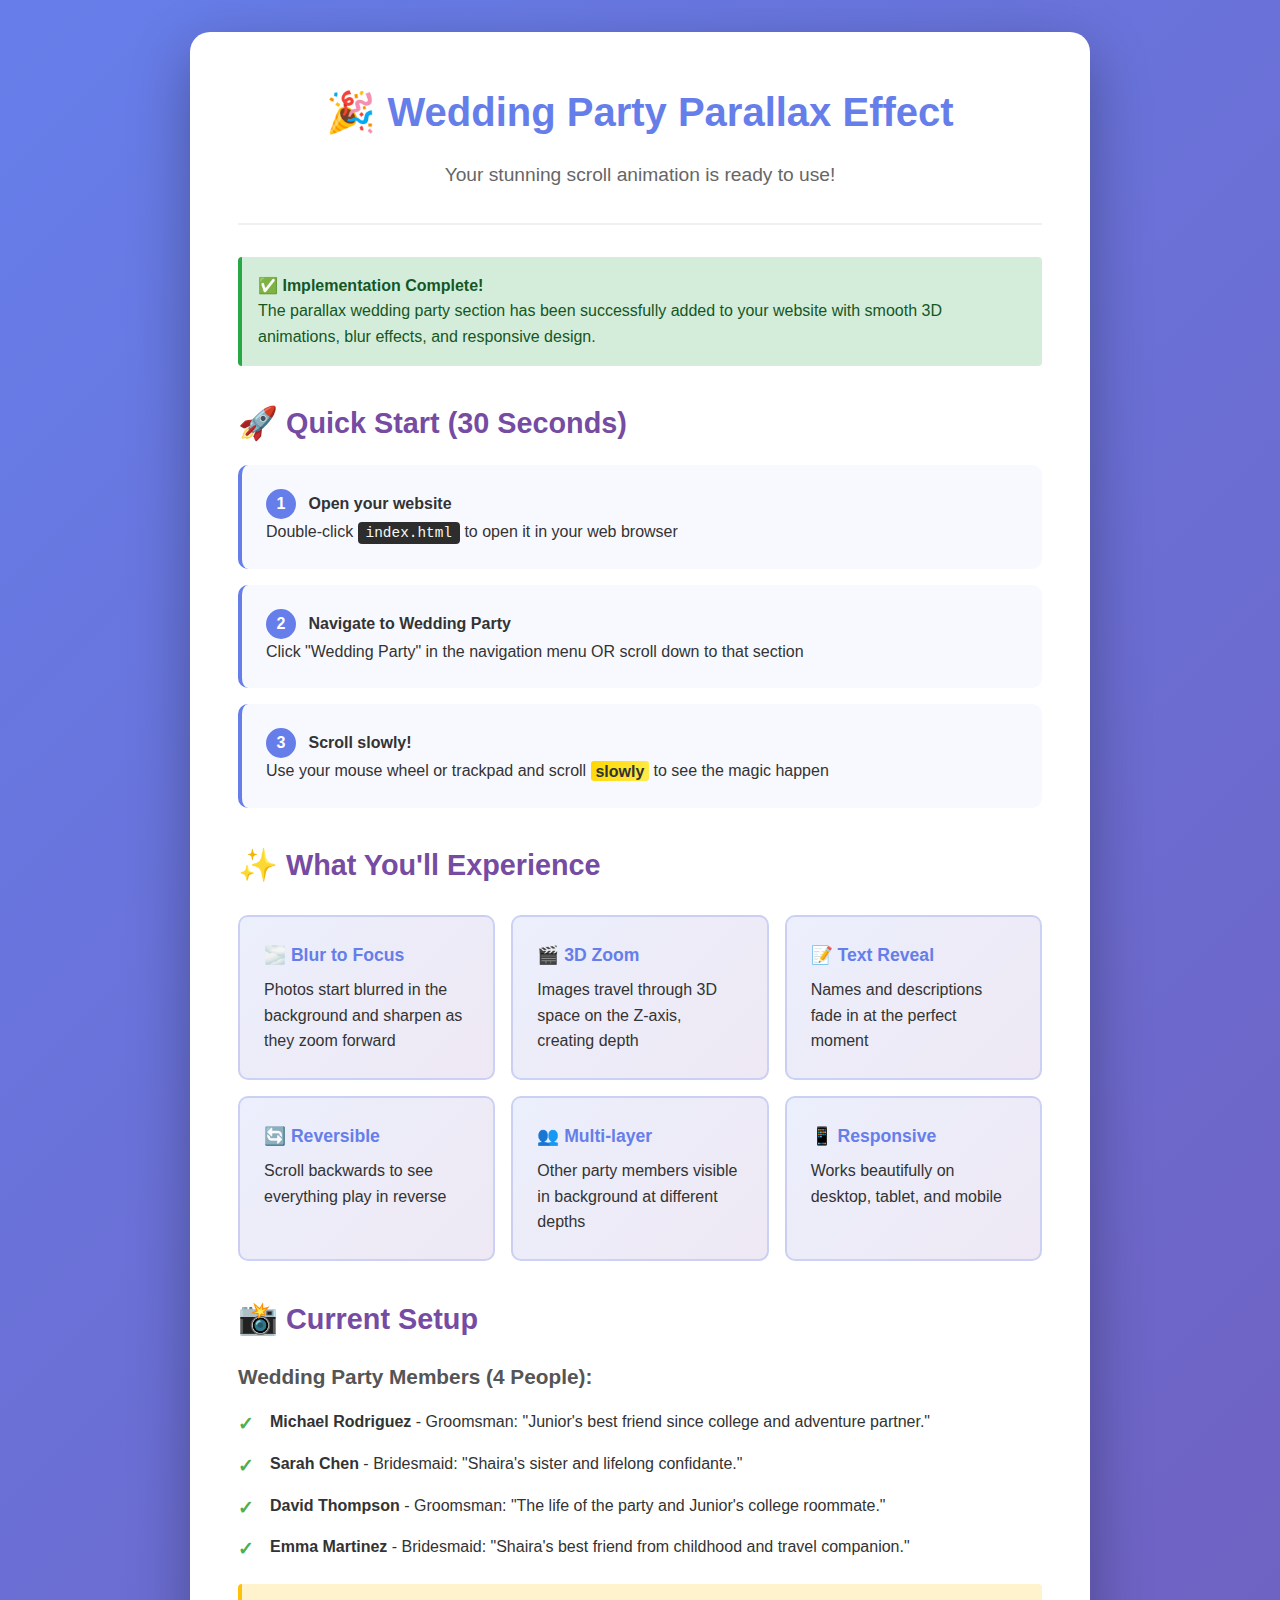
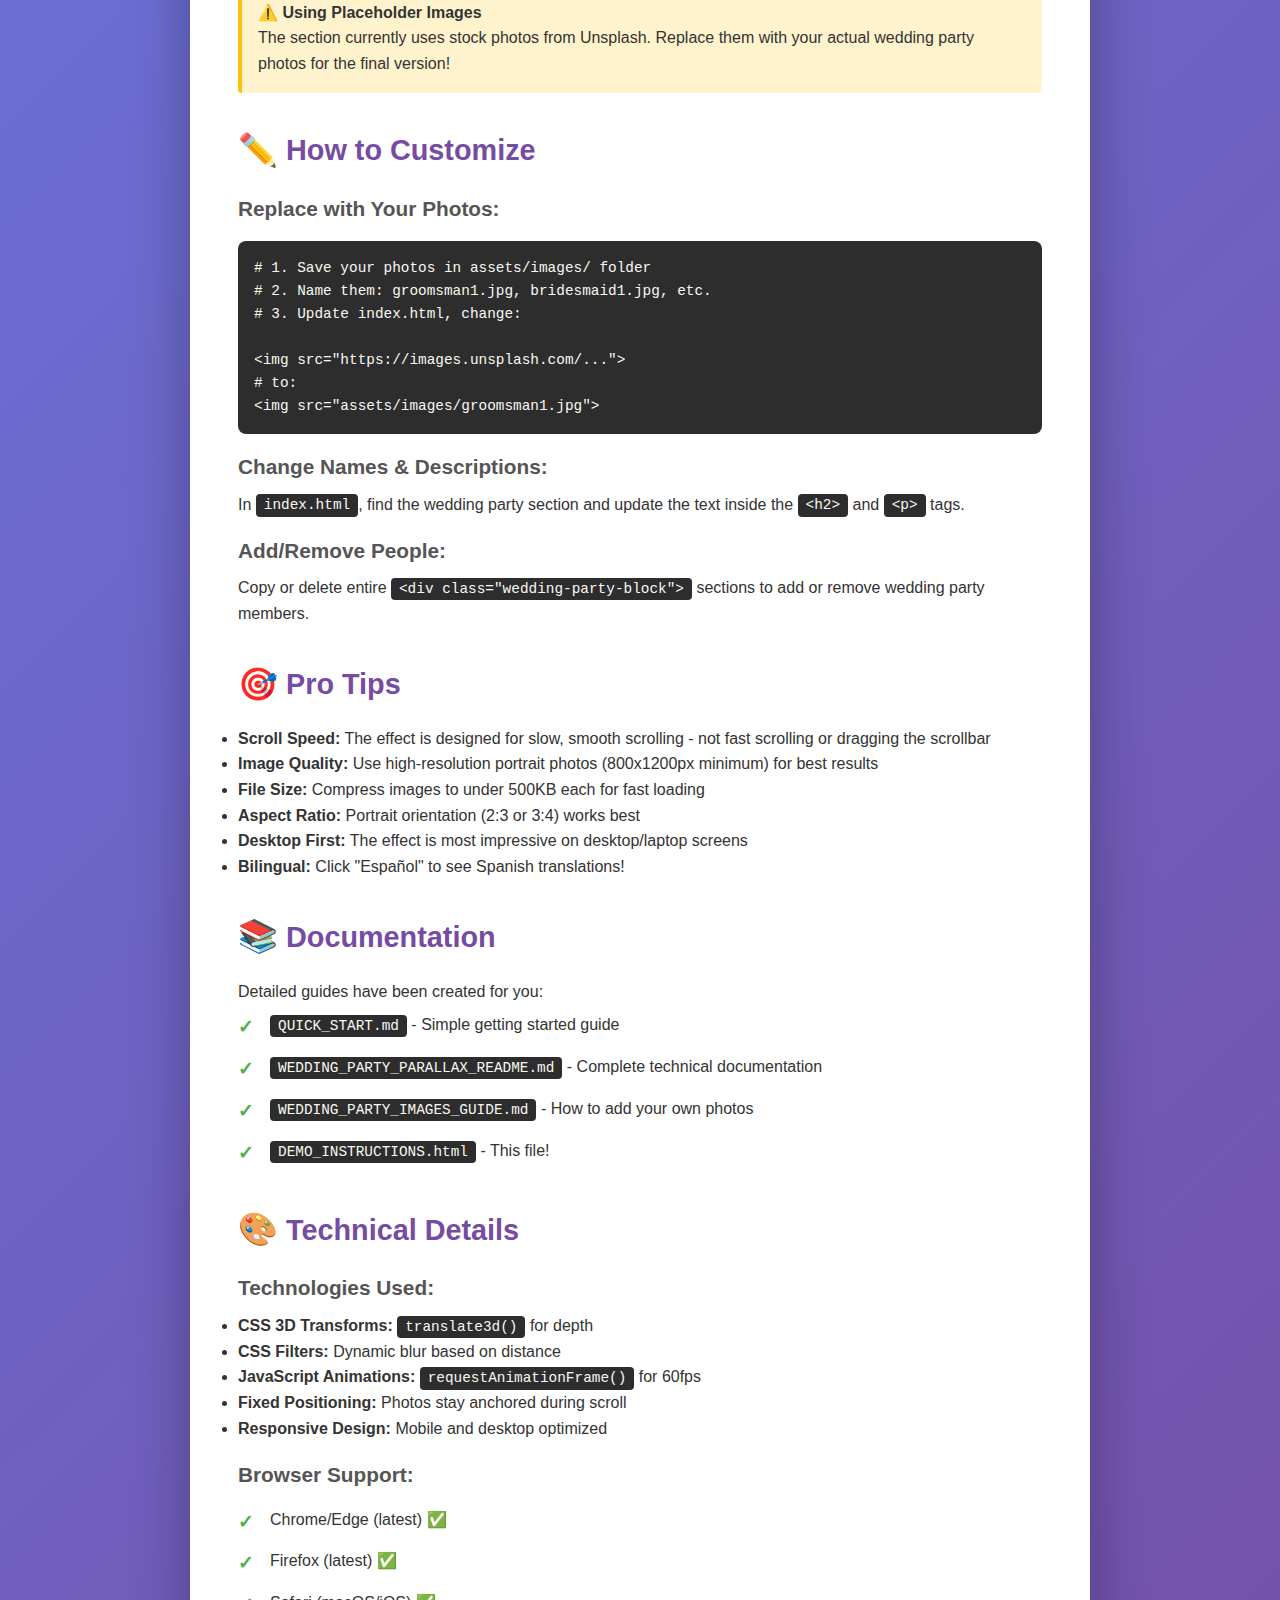
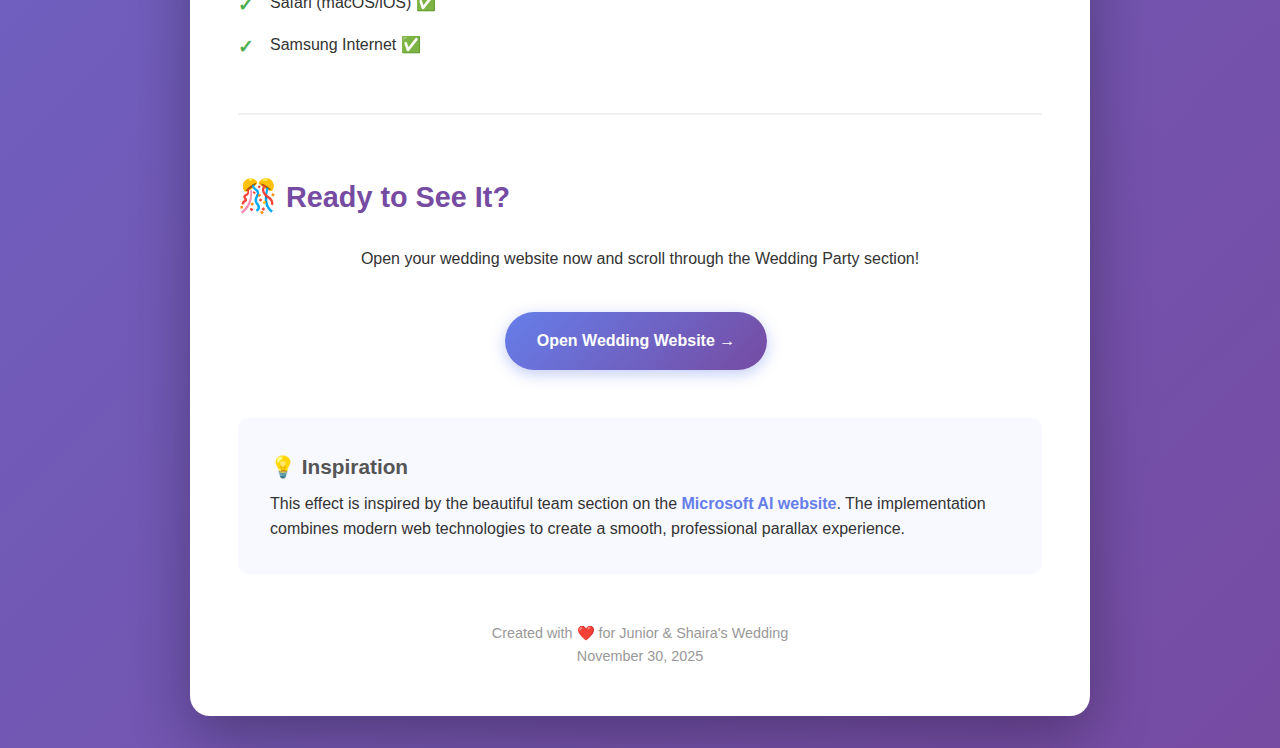
<file: DEMO_INSTRUCTIONS.html>
<!DOCTYPE html>
<html lang="en">
<head>
    <meta charset="UTF-8">
    <meta name="viewport" content="width=device-width, initial-scale=1.0">
    <title>Wedding Party Parallax - Demo Instructions</title>
    <style>
        * {
            margin: 0;
            padding: 0;
            box-sizing: border-box;
        }
        
        body {
            font-family: -apple-system, BlinkMacSystemFont, 'Segoe UI', Roboto, Oxygen, Ubuntu, Cantarell, sans-serif;
            line-height: 1.6;
            color: #333;
            background: linear-gradient(135deg, #667eea 0%, #764ba2 100%);
            min-height: 100vh;
            padding: 2rem;
        }
        
        .container {
            max-width: 900px;
            margin: 0 auto;
            background: white;
            border-radius: 20px;
            padding: 3rem;
            box-shadow: 0 20px 60px rgba(0, 0, 0, 0.3);
        }
        
        h1 {
            color: #667eea;
            font-size: 2.5rem;
            margin-bottom: 1rem;
            text-align: center;
        }
        
        .subtitle {
            text-align: center;
            color: #666;
            font-size: 1.2rem;
            margin-bottom: 2rem;
            padding-bottom: 2rem;
            border-bottom: 2px solid #f0f0f0;
        }
        
        .section {
            margin: 2rem 0;
        }
        
        h2 {
            color: #764ba2;
            font-size: 1.8rem;
            margin: 1.5rem 0 1rem;
            display: flex;
            align-items: center;
            gap: 0.5rem;
        }
        
        h3 {
            color: #555;
            font-size: 1.3rem;
            margin: 1rem 0 0.5rem;
        }
        
        .icon {
            font-size: 2rem;
        }
        
        .step {
            background: #f8f9ff;
            padding: 1.5rem;
            border-radius: 10px;
            margin: 1rem 0;
            border-left: 4px solid #667eea;
        }
        
        .step-number {
            display: inline-block;
            background: #667eea;
            color: white;
            width: 30px;
            height: 30px;
            border-radius: 50%;
            text-align: center;
            line-height: 30px;
            font-weight: bold;
            margin-right: 0.5rem;
        }
        
        code {
            background: #2d2d2d;
            color: #f8f8f2;
            padding: 0.2rem 0.5rem;
            border-radius: 4px;
            font-family: 'Courier New', monospace;
            font-size: 0.9rem;
        }
        
        .code-block {
            background: #2d2d2d;
            color: #f8f8f2;
            padding: 1rem;
            border-radius: 8px;
            overflow-x: auto;
            margin: 1rem 0;
            font-family: 'Courier New', monospace;
            font-size: 0.9rem;
        }
        
        .highlight {
            background: linear-gradient(120deg, #ffd700 0%, #ffed4e 100%);
            padding: 0.1rem 0.3rem;
            border-radius: 3px;
            font-weight: 600;
        }
        
        .feature-grid {
            display: grid;
            grid-template-columns: repeat(auto-fit, minmax(250px, 1fr));
            gap: 1rem;
            margin: 1.5rem 0;
        }
        
        .feature {
            background: linear-gradient(135deg, #667eea20 0%, #764ba220 100%);
            padding: 1.5rem;
            border-radius: 10px;
            border: 2px solid #667eea40;
        }
        
        .feature-title {
            font-weight: bold;
            color: #667eea;
            margin-bottom: 0.5rem;
            font-size: 1.1rem;
        }
        
        .cta-button {
            display: inline-block;
            background: linear-gradient(135deg, #667eea 0%, #764ba2 100%);
            color: white;
            padding: 1rem 2rem;
            border-radius: 50px;
            text-decoration: none;
            font-weight: bold;
            margin: 1rem 0.5rem 1rem 0;
            transition: transform 0.2s, box-shadow 0.2s;
            box-shadow: 0 4px 15px rgba(102, 126, 234, 0.4);
        }
        
        .cta-button:hover {
            transform: translateY(-2px);
            box-shadow: 0 6px 20px rgba(102, 126, 234, 0.6);
        }
        
        .checklist {
            list-style: none;
            padding-left: 0;
        }
        
        .checklist li {
            padding: 0.5rem 0;
            padding-left: 2rem;
            position: relative;
        }
        
        .checklist li:before {
            content: '✓';
            position: absolute;
            left: 0;
            color: #4caf50;
            font-weight: bold;
            font-size: 1.2rem;
        }
        
        .warning {
            background: #fff3cd;
            border-left: 4px solid #ffc107;
            padding: 1rem;
            margin: 1rem 0;
            border-radius: 4px;
        }
        
        .success {
            background: #d4edda;
            border-left: 4px solid #28a745;
            padding: 1rem;
            margin: 1rem 0;
            border-radius: 4px;
            color: #155724;
        }
        
        @media (max-width: 768px) {
            body {
                padding: 1rem;
            }
            
            .container {
                padding: 1.5rem;
            }
            
            h1 {
                font-size: 2rem;
            }
        }
    </style>
</head>
<body>
    <div class="container">
        <h1>🎉 Wedding Party Parallax Effect</h1>
        <p class="subtitle">Your stunning scroll animation is ready to use!</p>
        
        <div class="success">
            <strong>✅ Implementation Complete!</strong><br>
            The parallax wedding party section has been successfully added to your website with smooth 3D animations, blur effects, and responsive design.
        </div>
        
        <div class="section">
            <h2><span class="icon">🚀</span> Quick Start (30 Seconds)</h2>
            
            <div class="step">
                <span class="step-number">1</span>
                <strong>Open your website</strong><br>
                Double-click <code>index.html</code> to open it in your web browser
            </div>
            
            <div class="step">
                <span class="step-number">2</span>
                <strong>Navigate to Wedding Party</strong><br>
                Click "Wedding Party" in the navigation menu OR scroll down to that section
            </div>
            
            <div class="step">
                <span class="step-number">3</span>
                <strong>Scroll slowly!</strong><br>
                Use your mouse wheel or trackpad and scroll <span class="highlight">slowly</span> to see the magic happen
            </div>
        </div>
        
        <div class="section">
            <h2><span class="icon">✨</span> What You'll Experience</h2>
            
            <div class="feature-grid">
                <div class="feature">
                    <div class="feature-title">🌫️ Blur to Focus</div>
                    Photos start blurred in the background and sharpen as they zoom forward
                </div>
                
                <div class="feature">
                    <div class="feature-title">🎬 3D Zoom</div>
                    Images travel through 3D space on the Z-axis, creating depth
                </div>
                
                <div class="feature">
                    <div class="feature-title">📝 Text Reveal</div>
                    Names and descriptions fade in at the perfect moment
                </div>
                
                <div class="feature">
                    <div class="feature-title">🔄 Reversible</div>
                    Scroll backwards to see everything play in reverse
                </div>
                
                <div class="feature">
                    <div class="feature-title">👥 Multi-layer</div>
                    Other party members visible in background at different depths
                </div>
                
                <div class="feature">
                    <div class="feature-title">📱 Responsive</div>
                    Works beautifully on desktop, tablet, and mobile
                </div>
            </div>
        </div>
        
        <div class="section">
            <h2><span class="icon">📸</span> Current Setup</h2>
            
            <h3>Wedding Party Members (4 People):</h3>
            <ul class="checklist">
                <li><strong>Michael Rodriguez</strong> - Groomsman: "Junior's best friend since college and adventure partner."</li>
                <li><strong>Sarah Chen</strong> - Bridesmaid: "Shaira's sister and lifelong confidante."</li>
                <li><strong>David Thompson</strong> - Groomsman: "The life of the party and Junior's college roommate."</li>
                <li><strong>Emma Martinez</strong> - Bridesmaid: "Shaira's best friend from childhood and travel companion."</li>
            </ul>
            
            <div class="warning">
                <strong>⚠️ Using Placeholder Images</strong><br>
                The section currently uses stock photos from Unsplash. Replace them with your actual wedding party photos for the final version!
            </div>
        </div>
        
        <div class="section">
            <h2><span class="icon">✏️</span> How to Customize</h2>
            
            <h3>Replace with Your Photos:</h3>
            <div class="code-block">
# 1. Save your photos in assets/images/ folder<br>
# 2. Name them: groomsman1.jpg, bridesmaid1.jpg, etc.<br>
# 3. Update index.html, change:<br>
<br>
&lt;img src="https://images.unsplash.com/..."&gt;<br>
# to:<br>
&lt;img src="assets/images/groomsman1.jpg"&gt;
            </div>
            
            <h3>Change Names & Descriptions:</h3>
            <p>In <code>index.html</code>, find the wedding party section and update the text inside the <code>&lt;h2&gt;</code> and <code>&lt;p&gt;</code> tags.</p>
            
            <h3>Add/Remove People:</h3>
            <p>Copy or delete entire <code>&lt;div class="wedding-party-block"&gt;</code> sections to add or remove wedding party members.</p>
        </div>
        
        <div class="section">
            <h2><span class="icon">🎯</span> Pro Tips</h2>
            
            <ul>
                <li><strong>Scroll Speed:</strong> The effect is designed for slow, smooth scrolling - not fast scrolling or dragging the scrollbar</li>
                <li><strong>Image Quality:</strong> Use high-resolution portrait photos (800x1200px minimum) for best results</li>
                <li><strong>File Size:</strong> Compress images to under 500KB each for fast loading</li>
                <li><strong>Aspect Ratio:</strong> Portrait orientation (2:3 or 3:4) works best</li>
                <li><strong>Desktop First:</strong> The effect is most impressive on desktop/laptop screens</li>
                <li><strong>Bilingual:</strong> Click "Español" to see Spanish translations!</li>
            </ul>
        </div>
        
        <div class="section">
            <h2><span class="icon">📚</span> Documentation</h2>
            
            <p>Detailed guides have been created for you:</p>
            
            <ul class="checklist">
                <li><code>QUICK_START.md</code> - Simple getting started guide</li>
                <li><code>WEDDING_PARTY_PARALLAX_README.md</code> - Complete technical documentation</li>
                <li><code>WEDDING_PARTY_IMAGES_GUIDE.md</code> - How to add your own photos</li>
                <li><code>DEMO_INSTRUCTIONS.html</code> - This file!</li>
            </ul>
        </div>
        
        <div class="section">
            <h2><span class="icon">🎨</span> Technical Details</h2>
            
            <h3>Technologies Used:</h3>
            <ul>
                <li><strong>CSS 3D Transforms:</strong> <code>translate3d()</code> for depth</li>
                <li><strong>CSS Filters:</strong> Dynamic blur based on distance</li>
                <li><strong>JavaScript Animations:</strong> <code>requestAnimationFrame()</code> for 60fps</li>
                <li><strong>Fixed Positioning:</strong> Photos stay anchored during scroll</li>
                <li><strong>Responsive Design:</strong> Mobile and desktop optimized</li>
            </ul>
            
            <h3>Browser Support:</h3>
            <ul class="checklist">
                <li>Chrome/Edge (latest) ✅</li>
                <li>Firefox (latest) ✅</li>
                <li>Safari (macOS/iOS) ✅</li>
                <li>Samsung Internet ✅</li>
            </ul>
        </div>
        
        <div class="section" style="text-align: center; margin-top: 3rem; padding-top: 2rem; border-top: 2px solid #f0f0f0;">
            <h2><span class="icon">🎊</span> Ready to See It?</h2>
            <p style="margin: 1.5rem 0;">Open your wedding website now and scroll through the Wedding Party section!</p>
            <a href="index.html" class="cta-button">Open Wedding Website →</a>
        </div>
        
        <div class="section" style="background: #f8f9ff; padding: 2rem; border-radius: 10px; margin-top: 2rem;">
            <h3 style="margin-top: 0;">💡 Inspiration</h3>
            <p>This effect is inspired by the beautiful team section on the <a href="https://microsoft.ai/" target="_blank" style="color: #667eea; text-decoration: none; font-weight: bold;">Microsoft AI website</a>. The implementation combines modern web technologies to create a smooth, professional parallax experience.</p>
        </div>
        
        <p style="text-align: center; color: #999; margin-top: 3rem; font-size: 0.9rem;">
            Created with ❤️ for Junior & Shaira's Wedding<br>
            November 30, 2025
        </p>
    </div>
</body>
</html>
</file>
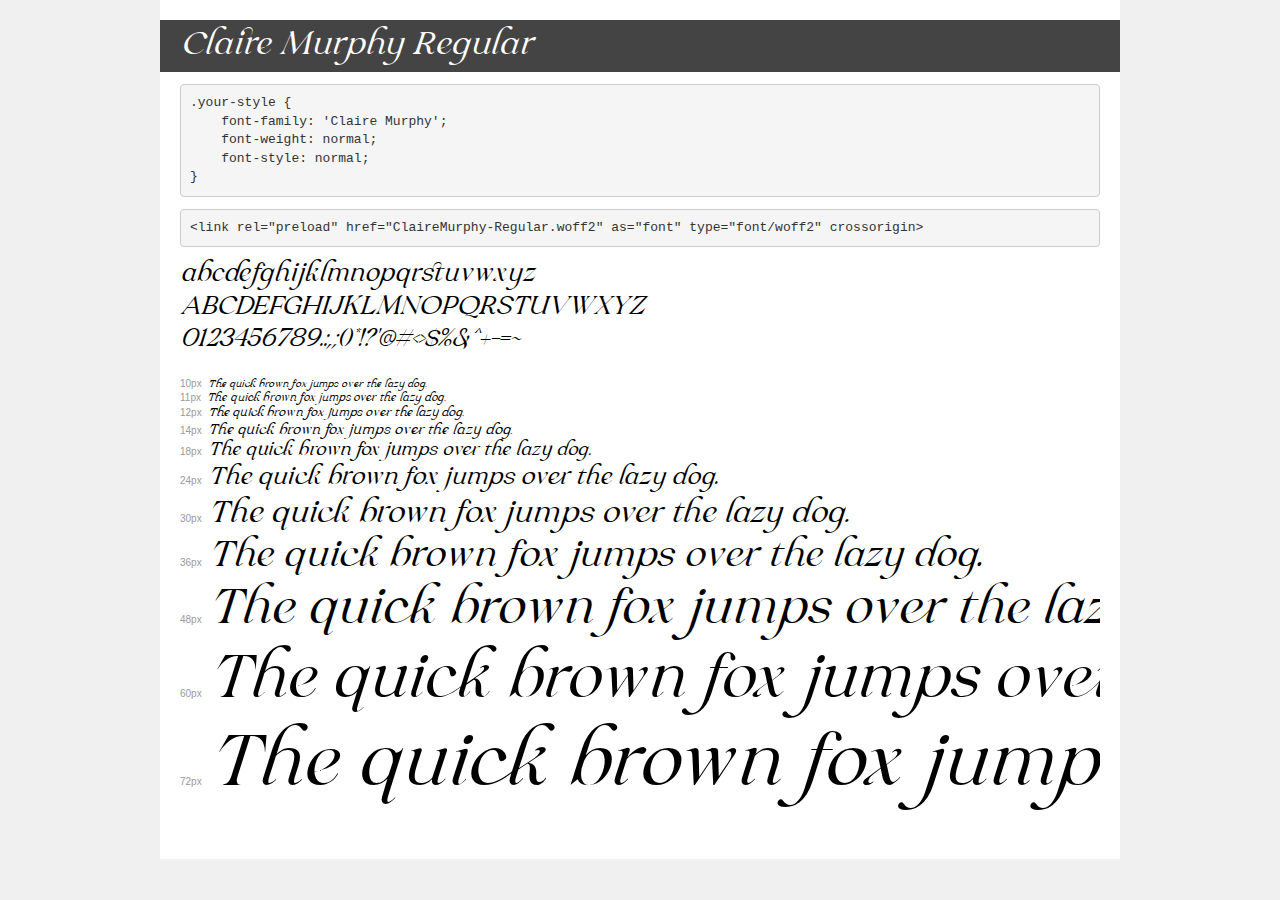
<file: assets/fonts/demo.html>
<!DOCTYPE html>
<html lang="en">
<head>
    <meta charset="utf-8">
    <meta http-equiv="X-UA-Compatible" content="IE=edge">
    <meta name="viewport" content="width=device-width, initial-scale=1">
    <meta name="robots" content="noindex, noarchive">
    <meta name="format-detection" content="telephone=no">
    <title>Transfonter demo</title>
    <link href="stylesheet.css" rel="stylesheet">
    <style>
        /*
        http://meyerweb.com/eric/tools/css/reset/
        v2.0 | 20110126
        License: none (public domain)
        */
        html, body, div, span, applet, object, iframe,
        h1, h2, h3, h4, h5, h6, p, blockquote, pre,
        a, abbr, acronym, address, big, cite, code,
        del, dfn, em, img, ins, kbd, q, s, samp,
        small, strike, strong, sub, sup, tt, var,
        b, u, i, center,
        dl, dt, dd, ol, ul, li,
        fieldset, form, label, legend,
        table, caption, tbody, tfoot, thead, tr, th, td,
        article, aside, canvas, details, embed,
        figure, figcaption, footer, header, hgroup,
        menu, nav, output, ruby, section, summary,
        time, mark, audio, video {
            margin: 0;
            padding: 0;
            border: 0;
            font-size: 100%;
            font: inherit;
            vertical-align: baseline;
        }
        /* HTML5 display-role reset for older browsers */
        article, aside, details, figcaption, figure,
        footer, header, hgroup, menu, nav, section {
            display: block;
        }
        body {
            line-height: 1;
        }
        ol, ul {
            list-style: none;
        }
        blockquote, q {
            quotes: none;
        }
        blockquote:before, blockquote:after,
        q:before, q:after {
            content: '';
            content: none;
        }
        table {
            border-collapse: collapse;
            border-spacing: 0;
        }
        /* demo styles */
        body {
            background: #f0f0f0;
            color: #000;
        }
        .page {
            background: #fff;
            width: 920px;
            margin: 0 auto;
            padding: 20px 20px 0 20px;
            overflow: hidden;
        }
        .font-container {
            overflow-x: auto;
            overflow-y: hidden;
            margin-bottom: 40px;
            line-height: 1.3;
            white-space: nowrap;
            padding-bottom: 5px;
        }
        h1 {
            position: relative;
            background: #444;
            font-size: 32px;
            color: #fff;
            padding: 10px 20px;
            margin: 0 -20px 12px -20px;
        }
        .letters {
            font-size: 25px;
            margin-bottom: 20px;
        }
        .s10:before {
            content: '10px';
        }
        .s11:before {
            content: '11px';
        }
        .s12:before {
            content: '12px';
        }
        .s14:before {
            content: '14px';
        }
        .s18:before {
            content: '18px';
        }
        .s24:before {
            content: '24px';
        }
        .s30:before {
            content: '30px';
        }
        .s36:before {
            content: '36px';
        }
        .s48:before {
            content: '48px';
        }
        .s60:before {
            content: '60px';
        }
        .s72:before {
            content: '72px';
        }
        .s10:before, .s11:before, .s12:before, .s14:before,
        .s18:before, .s24:before, .s30:before, .s36:before,
        .s48:before, .s60:before, .s72:before {
            font-family: Arial, sans-serif;
            font-size: 10px;
            font-weight: normal;
            font-style: normal;
            color: #999;
            padding-right: 6px;
        }
        pre {
            display: block;
            padding: 9px;
            margin: 0 0 12px;
            font-family: Monaco, Menlo, Consolas, "Courier New", monospace;
            font-size: 13px;
            line-height: 1.428571429;
            color: #333;
            font-weight: normal;
            font-style: normal;
            background-color: #f5f5f5;
            border: 1px solid #ccc;
            overflow-x: auto;
            border-radius: 4px;
        }
        /* responsive */
        @media (max-width: 959px) {
            .page {
                width: auto;
                margin: 0;
            }
        }
    </style>
</head>
<body>
<div class="page">
    <div class="demo">
        <h1 style="font-family: 'Claire Murphy'; font-weight: normal; font-style: normal;">Claire Murphy Regular</h1>
        <pre title="Usage">.your-style {
    font-family: 'Claire Murphy';
    font-weight: normal;
    font-style: normal;
}</pre>
        <pre title="Preload (optional)">
&lt;link rel=&quot;preload&quot; href=&quot;ClaireMurphy-Regular.woff2&quot; as=&quot;font&quot; type=&quot;font/woff2&quot; crossorigin&gt;</pre>
        <div class="font-container" style="font-family: 'Claire Murphy'; font-weight: normal; font-style: normal;">
            <p class="letters">
                abcdefghijklmnopqrstuvwxyz<br>
ABCDEFGHIJKLMNOPQRSTUVWXYZ<br>
                0123456789.:,;()*!?'@#&lt;&gt;$%&^+-=~
            </p>
            <p class="s10" style="font-size: 10px;">The quick brown fox jumps over the lazy dog.</p>
            <p class="s11" style="font-size: 11px;">The quick brown fox jumps over the lazy dog.</p>
            <p class="s12" style="font-size: 12px;">The quick brown fox jumps over the lazy dog.</p>
            <p class="s14" style="font-size: 14px;">The quick brown fox jumps over the lazy dog.</p>
            <p class="s18" style="font-size: 18px;">The quick brown fox jumps over the lazy dog.</p>
            <p class="s24" style="font-size: 24px;">The quick brown fox jumps over the lazy dog.</p>
            <p class="s30" style="font-size: 30px;">The quick brown fox jumps over the lazy dog.</p>
            <p class="s36" style="font-size: 36px;">The quick brown fox jumps over the lazy dog.</p>
            <p class="s48" style="font-size: 48px;">The quick brown fox jumps over the lazy dog.</p>
            <p class="s60" style="font-size: 60px;">The quick brown fox jumps over the lazy dog.</p>
            <p class="s72" style="font-size: 72px;">The quick brown fox jumps over the lazy dog.</p>
        </div>
    </div>

</div>
</body>
</html>
</file>
<file: assets/fonts/stylesheet.css>
@font-face {
    font-family: 'Claire Murphy';
    src: url('ClaireMurphy-Regular.woff2') format('woff2'),
        url('ClaireMurphy-Regular.woff') format('woff');
    font-weight: normal;
    font-style: normal;
    font-display: swap;
}
</file>
